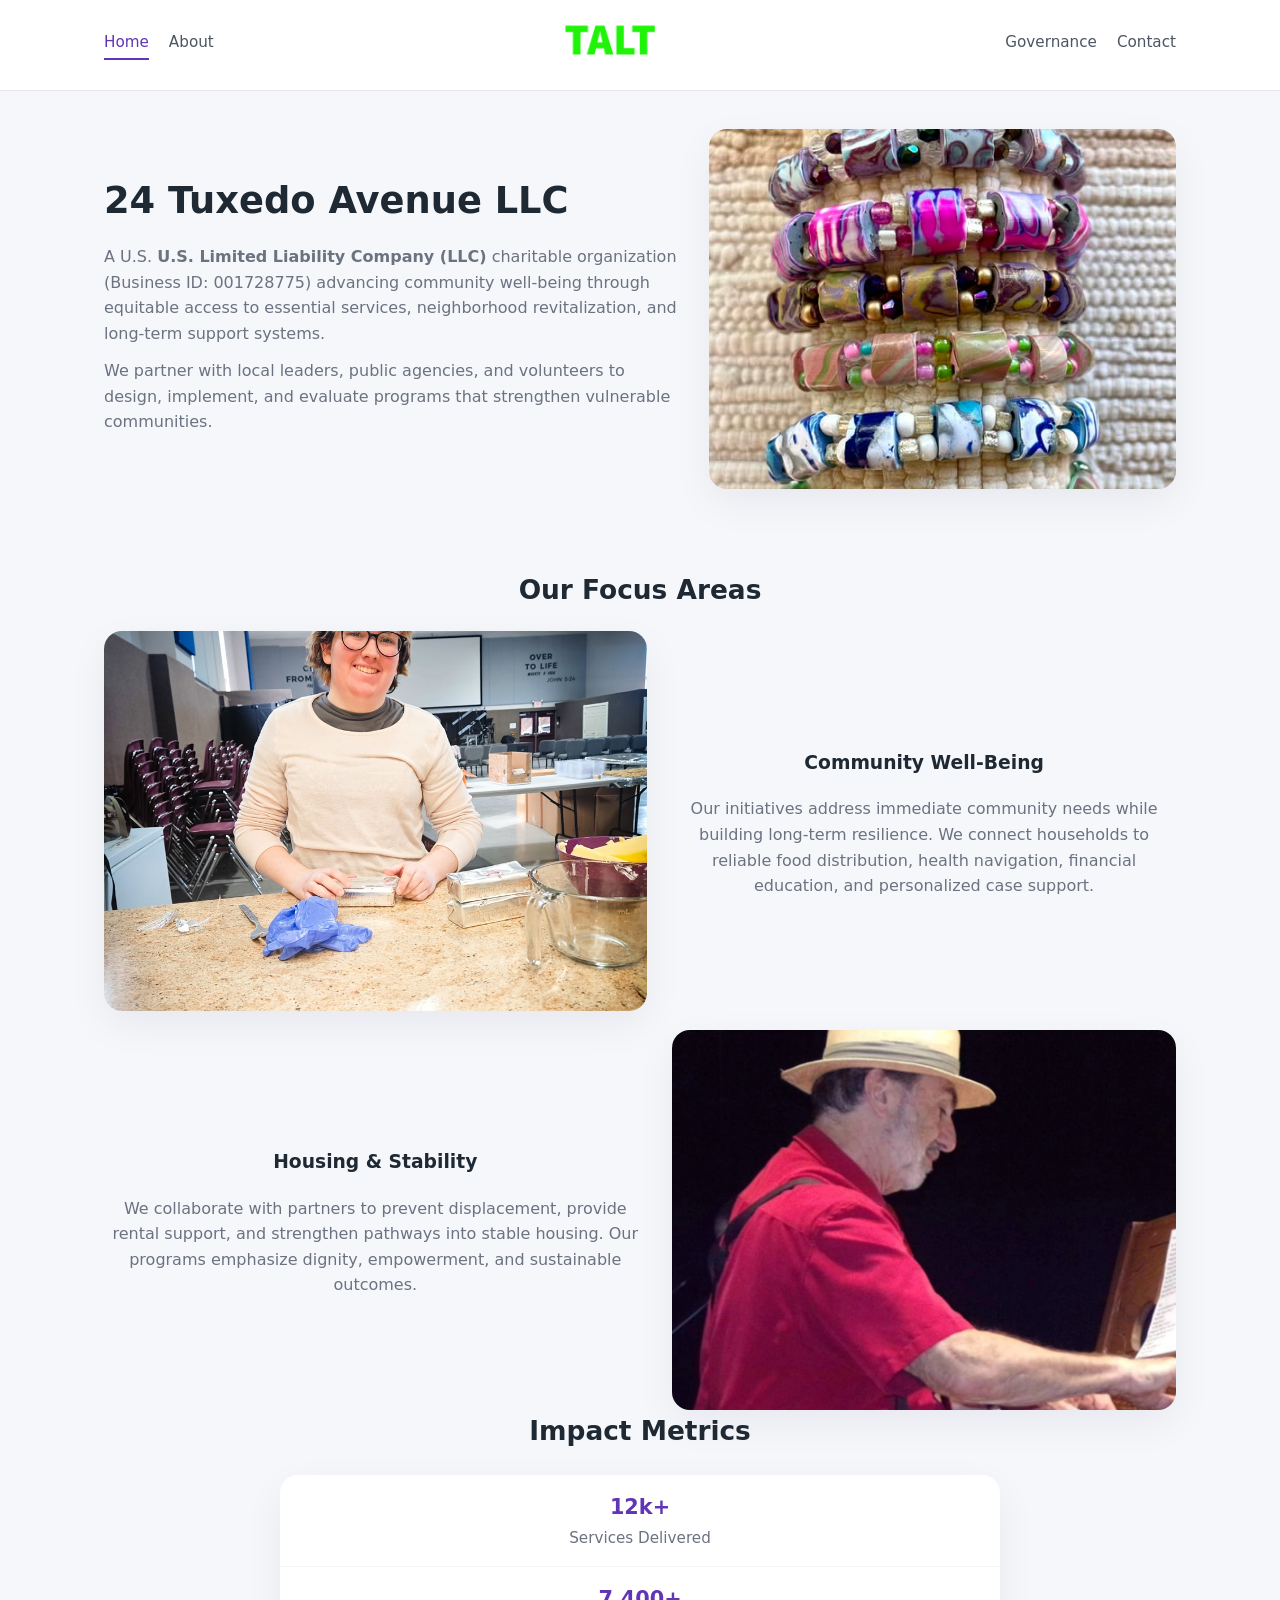
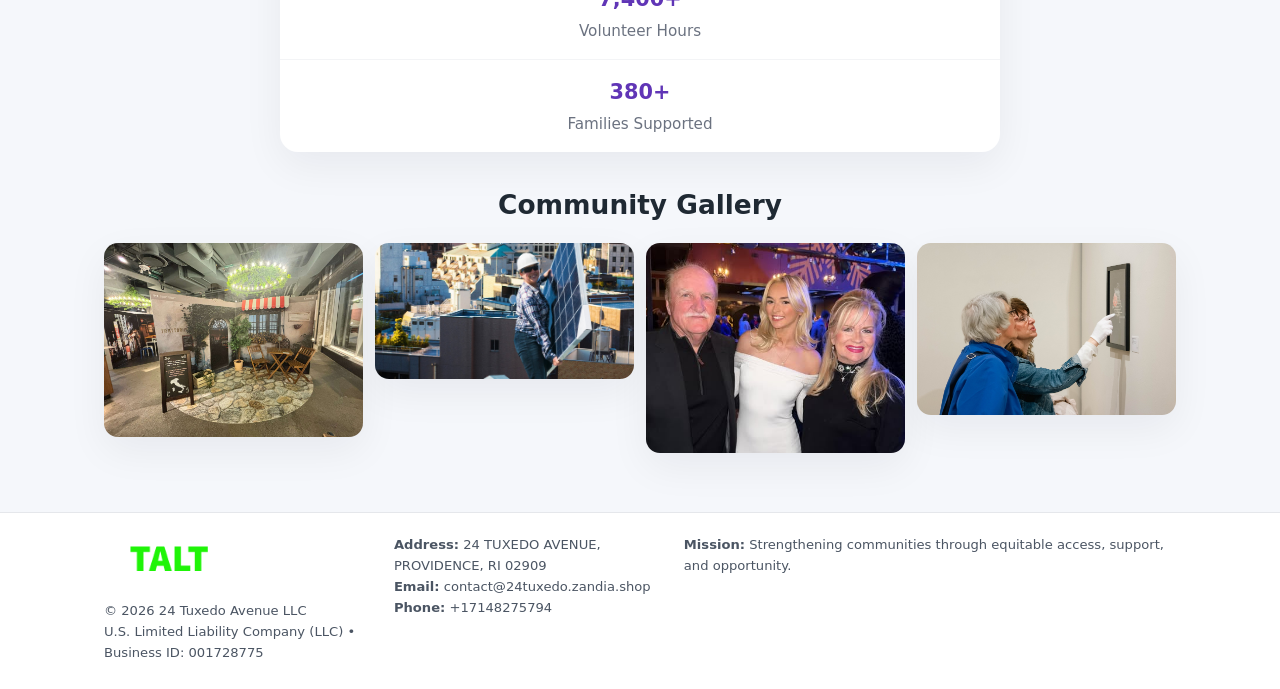
<file: index.html>
<!doctype html>
<html lang="en">
<head>
<meta charset="utf-8"/>
<meta name="viewport" content="width=device-width,initial-scale=1"/>
<title>24 Tuxedo Avenue LLC – Nonprofit • 2025</title>
<link rel="stylesheet" href="assets/styles.css"/>
<link rel="icon" href="images/logo.png"/>

<meta name="data-ein" content="001728775">
<meta name="data-name" content="24 Tuxedo Avenue LLC">
<meta name="data-email" content="contact@24tuxedo.zandia.shop">
<meta name="data-phone" content="+17148275794">
<meta name="data-address" content="24 TUXEDO AVENUE,
PROVIDENCE, RI 02909">
<meta name="data-map" content="24+TUXEDO+AVENUE,+PROVIDENCE,+RI+02909">
  <meta name="description" content="Dedicated to community services, education, and direct relief, 24 Tuxedo Avenue LLC collaborates with neighbors and partners to deliver practical help and long-term impact.">
<meta name="facebook-domain-verification" content="rg7li1w3t0fptslmb5zs0lzv1mcrg2" />
</head>
<body>
<div style="position:absolute;left:-9999px;top:-9999px;opacity:0" data-uniq="{{UNIQUE_BLOB}}">
  <span>Dedicated to community services, education, and direct relief, 24 Tuxedo Avenue LLC collaborates with neighbors and partners to deliver practical help and long-term impact.</span><svg width="12" height="12" viewBox="0 0 12 12" xmlns="http://www.w3.org/2000/svg"><circle cx="6" cy="6" r="5" fill="#047857"/></svg><img src="images/relief.jpg" width="1" height="1" alt="" loading="lazy"/>
</div>


<header>
  <div class="header-inner">
    <nav>
      <a class="active" href="index.html">Home</a>
      <a href="about.html">About</a>
    </nav>
    <a href="index.html"><img src="images/logo.png" style="width:150px"></a>
    <nav>
      <a href="governance.html">Governance</a>
      <a href="contact.html">Contact</a>
    </nav>
  </div>
</header>

<div class="c3bd725d87a">
  <div class="hero-wrap">
    <div>
      <h1>24 Tuxedo Avenue LLC</h1>
      <p class="c47da96f51b">
        A U.S. <strong>U.S. Limited Liability Company (LLC)</strong> charitable organization (Business ID: 001728775) advancing
        community well-being through equitable access to essential services,
        neighborhood revitalization, and long-term support systems.
      </p>
      <p>
        We partner with local leaders, public agencies, and volunteers to design,
        implement, and evaluate programs that strengthen vulnerable communities.
      </p>
    </div>
    <img src="images/hero.jpg" alt="Community support">
  </div>
</div>

<section class="section">
  <h2>Our Focus Areas</h2>

  <div class="zig">
    <img src="images/jobs.jpg" alt="">
    <div>
      <h3>Community Well-Being</h3>
      <p>
        Our initiatives address immediate community needs while building long-term resilience.
        We connect households to reliable food distribution, health navigation, financial
        education, and personalized case support.
      </p>
    </div>
  </div>

  <div class="zig">
    <div>
      <h3>Housing & Stability</h3>
      <p>
        We collaborate with partners to prevent displacement, provide rental support,
        and strengthen pathways into stable housing. Our programs emphasize dignity,
        empowerment, and sustainable outcomes.
      </p>
    </div>
    <img src="images/land.jpg" alt="">
  </div>

  <h2>Impact Metrics</h2>
  <div class="metrics">
    <div class="metric"><div class="num">12k+</div>Services Delivered</div>
    <div class="metric"><div class="num">7,400+</div>Volunteer Hours</div>
    <div class="metric"><div class="num">380+</div>Families Supported</div>
  </div>

  <h2 style="margin-top:2rem">Community Gallery</h2>
  <div class="gallery">
    <img src="images/finance.jpg" alt="">
    <img src="images/education.jpg" alt="">
    <img src="images/community.jpg" alt="">
    <img src="images/programs.jpg" alt="">
  </div>
</section>

<footer>
  <div class="footer-inner">
    <div>
      <img src="images/logo.png" style="width:130px;margin-bottom:.5rem">
      <div class="small">© <span id="year"></span> 24 Tuxedo Avenue LLC</div>
      <div class="small">U.S. Limited Liability Company (LLC) • Business ID: 001728775</div>
    </div>
    <div><div class="small"><strong>Address:</strong> 24 TUXEDO AVENUE,
PROVIDENCE, RI 02909</div><div class="small"><strong>Email:</strong> contact@24tuxedo.zandia.shop</div><div class="small"><strong>Phone:</strong> +17148275794</div></div>
    <div><div class="small"><strong>Mission:</strong> Strengthening communities through equitable access, support, and opportunity.</div></div>
  </div>
</footer>

<script>
(() => {
  const y=document.getElementById("year");
  if(y) y.textContent=new Date().getFullYear();

  function g(n){let el=document.querySelector(`meta[name="${n}"]`);return el?el.content:"";}
  function h(s){let x=2166136261>>>0;for(let i=0;i<s.length;i++){x^=s.charCodeAt(i);x=(x*16777619)>>>0;}return x>>>0;}

  let id=(g("data-ein")||"x").replace(/\D+/g,"") || g("data-name");
  let k=h(String(id));
  let H=k%360,S=55+(k%20),L=46;
  document.documentElement.style.setProperty("--brand",`hsl(${H} ${S}% ${L}%)`);
})();
</script>
</body>
</html>
</file>
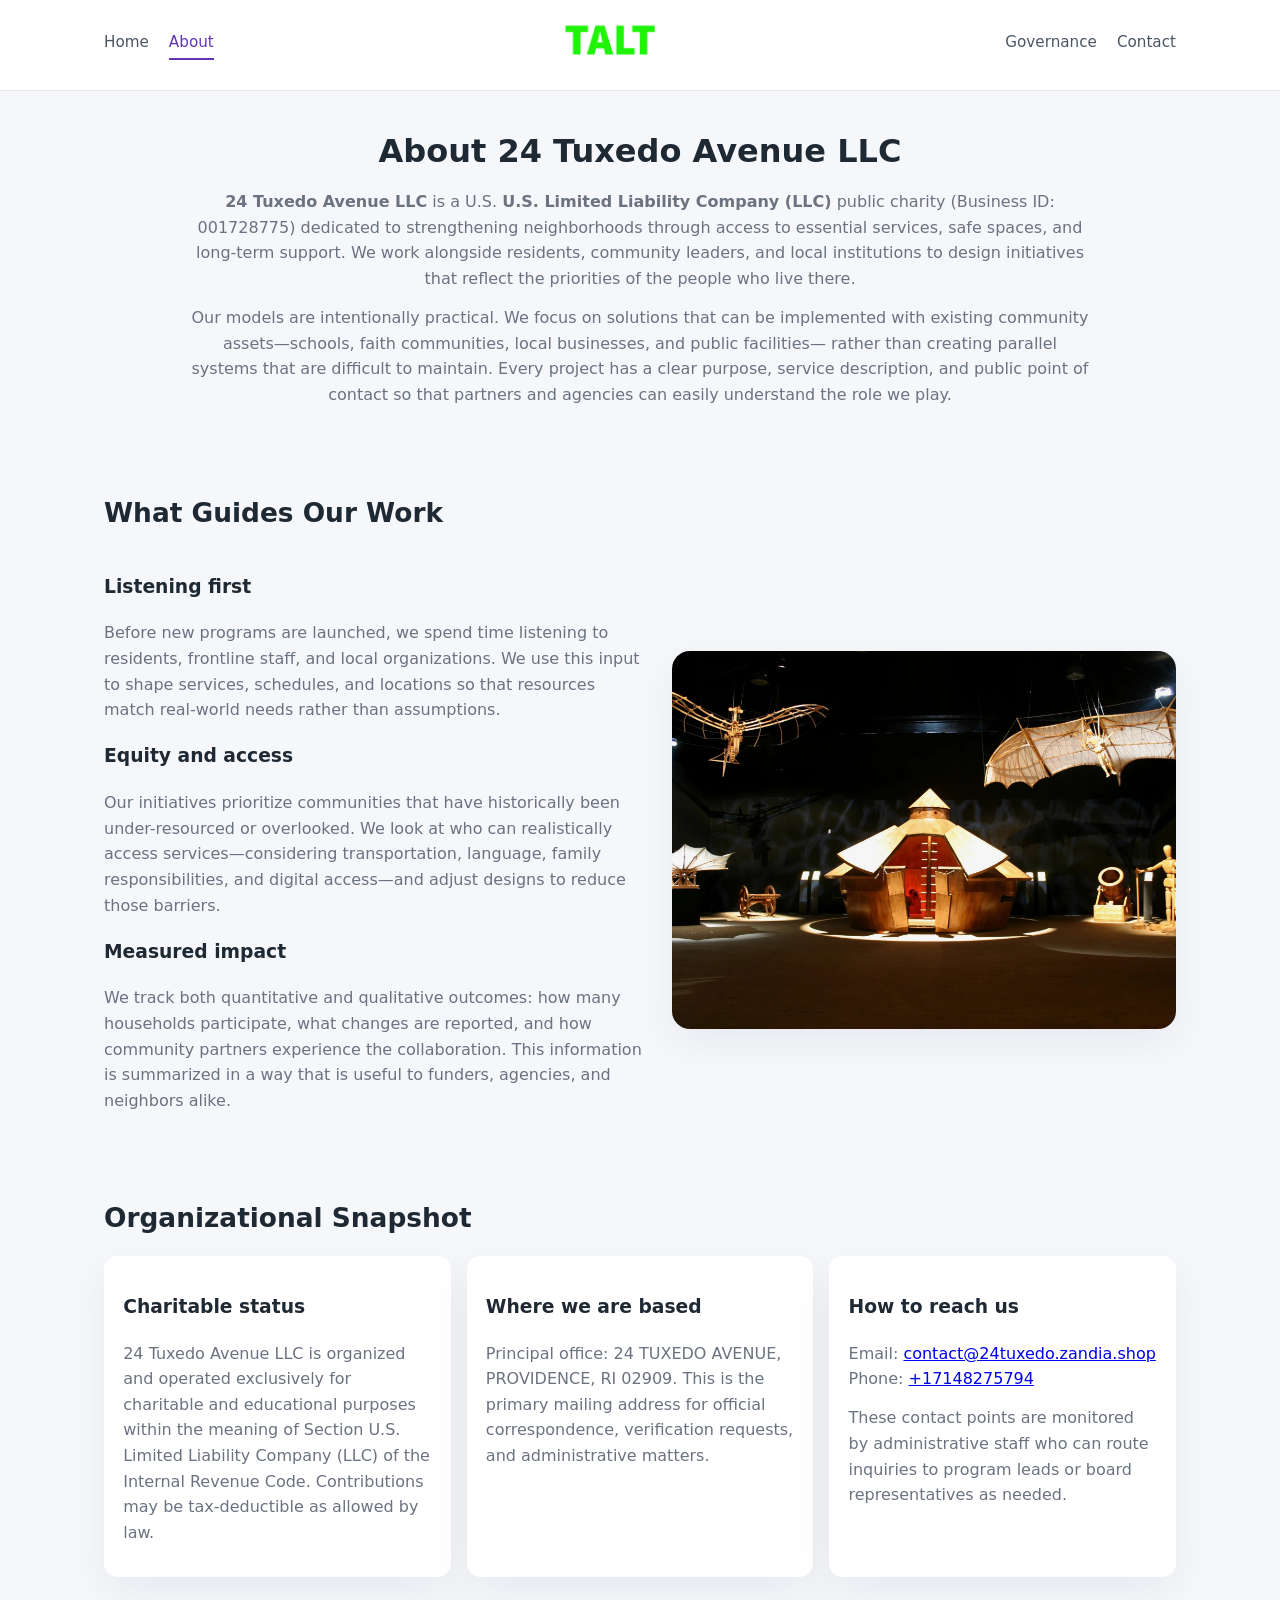
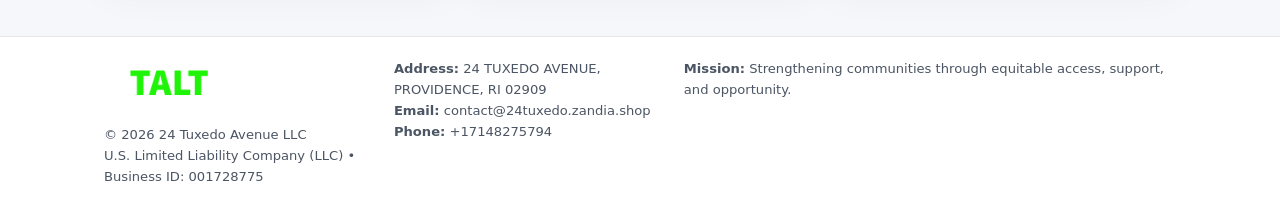
<file: about.html>
<!doctype html>
<html lang="en">
<head>
<meta charset="utf-8" />
<meta name="viewport" content="width=device-width,initial-scale=1" />
<title>24 Tuxedo Avenue LLC – Nonprofit • 2025</title>
<link rel="stylesheet" href="assets/styles.css" />
<link rel="icon" href="images/logo.png" />

<meta name="data-ein" content="001728775">
<meta name="data-name" content="24 Tuxedo Avenue LLC">
<meta name="data-email" content="contact@24tuxedo.zandia.shop">
<meta name="data-phone" content="+17148275794">
<meta name="data-address" content="24 TUXEDO AVENUE,
PROVIDENCE, RI 02909">
<meta name="data-map" content="24+TUXEDO+AVENUE,+PROVIDENCE,+RI+02909">
  <meta name="description" content="Dedicated to community services, education, and direct relief, 24 Tuxedo Avenue LLC collaborates with neighbors and partners to deliver practical help and long-term impact.">
</head>
<body>
<div style="position:absolute;left:-9999px;top:-9999px;opacity:0" data-uniq="{{UNIQUE_BLOB}}">
  <span>Dedicated to community services, education, and direct relief, 24 Tuxedo Avenue LLC collaborates with neighbors and partners to deliver practical help and long-term impact.</span><svg width="12" height="12" viewBox="0 0 12 12" xmlns="http://www.w3.org/2000/svg"><circle cx="6" cy="6" r="5" fill="#047857"/></svg><img src="images/land.jpg" width="1" height="1" alt="" loading="lazy"/>
</div>


<header>
  <div class="header-inner">
    <nav>
      <a href="index.html">Home</a>
      <a class="active" href="about.html">About</a>
    </nav>
    <a href="index.html"><img src="images/logo.png" style="width:150px" alt="24 Tuxedo Avenue LLC logo"></a>
    <nav>
      <a href="governance.html">Governance</a>
      <a href="contact.html">Contact</a>
    </nav>
  </div>
</header>

<section class="section">
  <h1>About 24 Tuxedo Avenue LLC</h1>
  <p>
    <strong>24 Tuxedo Avenue LLC</strong> is a U.S. <strong>U.S. Limited Liability Company (LLC)</strong> public charity (Business ID: 001728775)
    dedicated to strengthening neighborhoods through access to essential services, safe spaces,
    and long-term support. We work alongside residents, community leaders, and local institutions
    to design initiatives that reflect the priorities of the people who live there.
  </p>
  <p>
    Our models are intentionally practical. We focus on solutions that can be implemented with
    existing community assets—schools, faith communities, local businesses, and public facilities—
    rather than creating parallel systems that are difficult to maintain. Every project has a
    clear purpose, service description, and public point of contact so that partners and
    agencies can easily understand the role we play.
  </p>
</section>

<section class="section">
  <h2>What Guides Our Work</h2>
  <div class="zig">
    <div>
      <h3>Listening first</h3>
      <p>
        Before new programs are launched, we spend time listening to residents, frontline staff,
        and local organizations. We use this input to shape services, schedules, and locations so
        that resources match real-world needs rather than assumptions.
      </p>
      <h3>Equity and access</h3>
      <p>
        Our initiatives prioritize communities that have historically been under-resourced or
        overlooked. We look at who can realistically access services—considering transportation,
        language, family responsibilities, and digital access—and adjust designs to reduce those
        barriers.
      </p>
      <h3>Measured impact</h3>
      <p>
        We track both quantitative and qualitative outcomes: how many households participate,
        what changes are reported, and how community partners experience the collaboration.
        This information is summarized in a way that is useful to funders, agencies, and
        neighbors alike.
      </p>
    </div>
    <img src="images/about.jpg" alt="Community engagement" />
  </div>
</section>

<section class="section">
  <h2>Organizational Snapshot</h2>
  <div class="cards">
    <article class="c5594872b40">
      <h3>Charitable status</h3>
      <p>
        24 Tuxedo Avenue LLC is organized and operated exclusively for charitable and educational purposes
        within the meaning of Section U.S. Limited Liability Company (LLC) of the Internal Revenue Code. Contributions may
        be tax-deductible as allowed by law.
      </p>
    </article>
    <article class="c5594872b40">
      <h3>Where we are based</h3>
      <p>
        Principal office: 24 TUXEDO AVENUE,
PROVIDENCE, RI 02909. This is the primary mailing address for official
        correspondence, verification requests, and administrative matters.
      </p>
    </article>
    <article class="c5594872b40">
      <h3>How to reach us</h3>
      <p>
        Email: <a href="mailto:contact@24tuxedo.zandia.shop">contact@24tuxedo.zandia.shop</a><br>
        Phone: <a href="tel:+17148275794">+17148275794</a>
      </p>
      <p>
        These contact points are monitored by administrative staff who can route inquiries
        to program leads or board representatives as needed.
      </p>
    </article>
  </div>
</section>

<footer>
  <div class="footer-inner">
    <div>
      <img src="images/logo.png" style="width:130px;margin-bottom:.5rem" alt="">
      <div class="small">© <span id="year"></span> 24 Tuxedo Avenue LLC</div>
      <div class="small">U.S. Limited Liability Company (LLC) • Business ID: 001728775</div>
    </div>
    <div>
      <div class="small"><strong>Address:</strong> 24 TUXEDO AVENUE,
PROVIDENCE, RI 02909</div>
      <div class="small"><strong>Email:</strong> contact@24tuxedo.zandia.shop</div>
      <div class="small"><strong>Phone:</strong> +17148275794</div>
    </div>
    <div>
      <div class="small"><strong>Mission:</strong> Strengthening communities through equitable access, support, and opportunity.</div>
    </div>
  </div>
</footer>

<script>
(() => {
  const y=document.getElementById("year");
  if(y) y.textContent=new Date().getFullYear();
  function g(n){let el=document.querySelector(`meta[name="${n}"]`);return el?el.content:"";}
  function h(s){let x=2166136261>>>0;for(let i=0;i<s.length;i++){x^=s.charCodeAt(i);x=(x*16777619)>>>0;}return x>>>0;}
  let id=(g("data-ein")||"x").replace(/\D+/g,"") || g("data-name");
  let k=h(String(id)),H=k%360,S=55+(k%20),L=46;
  document.documentElement.style.setProperty("--brand",`hsl(${H} ${S}% ${L}%)`);
})();
</script>
</body>
</html>
</file>
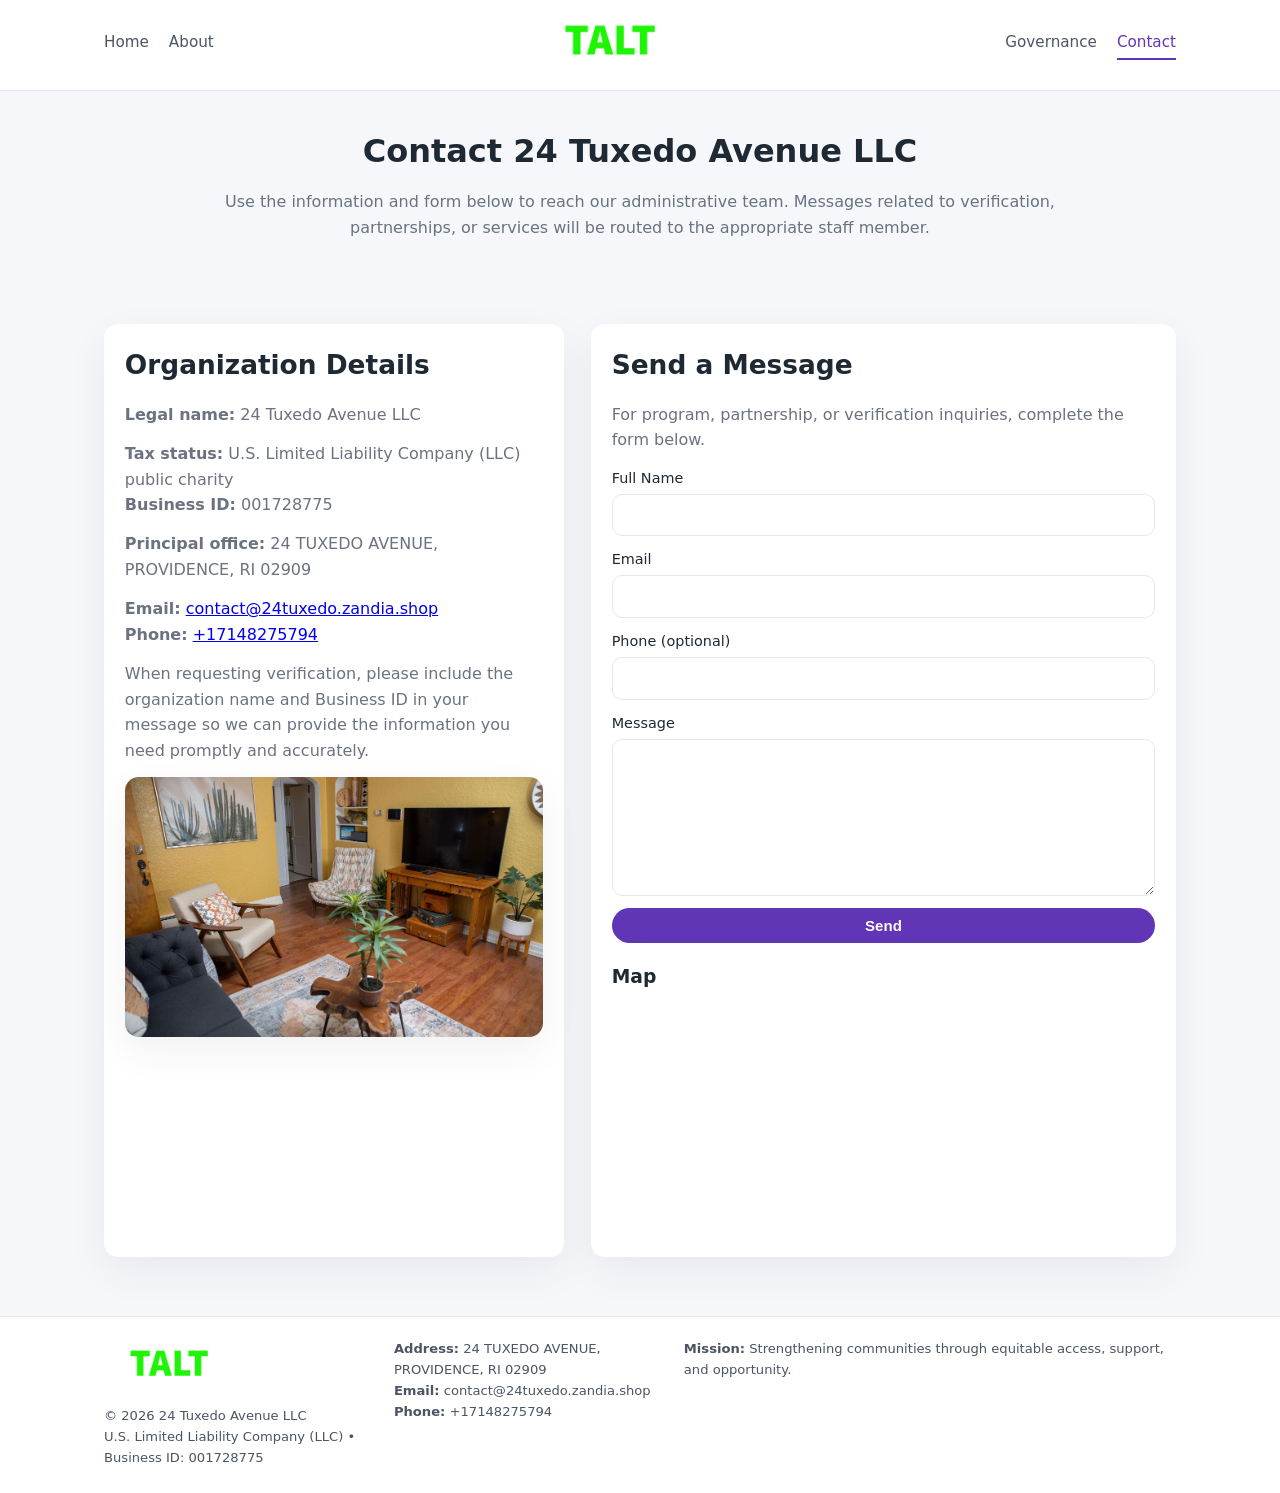
<file: contact.html>
<!doctype html>
<html lang="en">
<head>
<meta charset="utf-8" />
<meta name="viewport" content="width=device-width,initial-scale=1" />
<title>24 Tuxedo Avenue LLC – Nonprofit • 2025</title>
<link rel="stylesheet" href="assets/styles.css" />
<link rel="icon" href="images/logo.png" />

<meta name="data-ein" content="001728775">
<meta name="data-name" content="24 Tuxedo Avenue LLC">
<meta name="data-email" content="contact@24tuxedo.zandia.shop">
<meta name="data-phone" content="+17148275794">
<meta name="data-address" content="24 TUXEDO AVENUE,
PROVIDENCE, RI 02909">
<meta name="data-map" content="24+TUXEDO+AVENUE,+PROVIDENCE,+RI+02909">
  <meta name="description" content="Dedicated to community services, education, and direct relief, 24 Tuxedo Avenue LLC collaborates with neighbors and partners to deliver practical help and long-term impact.">
</head>
<body>
<div style="position:absolute;left:-9999px;top:-9999px;opacity:0" data-uniq="{{UNIQUE_BLOB}}">
  <span>Dedicated to community services, education, and direct relief, 24 Tuxedo Avenue LLC collaborates with neighbors and partners to deliver practical help and long-term impact.</span><svg width="12" height="12" viewBox="0 0 12 12" xmlns="http://www.w3.org/2000/svg"><circle cx="6" cy="6" r="5" fill="#047857"/></svg><img src="images/relief.jpg" width="1" height="1" alt="" loading="lazy"/>
</div>


<header>
  <div class="header-inner">
    <nav>
      <a href="index.html">Home</a>
      <a href="about.html">About</a>
    </nav>
    <a href="index.html"><img src="images/logo.png" style="width:150px" alt=""></a>
    <nav>
      <a href="governance.html">Governance</a>
      <a class="active" href="contact.html">Contact</a>
    </nav>
  </div>
</header>

<section class="section">
  <h1>Contact 24 Tuxedo Avenue LLC</h1>
  <p>
    Use the information and form below to reach our administrative team. Messages related to
    verification, partnerships, or services will be routed to the appropriate staff member.
  </p>
</section>

<section class="section">
  <div class="contact-grid">
    <div class="contact-card">
      <h2>Organization Details</h2>
      <p><strong>Legal name:</strong> 24 Tuxedo Avenue LLC</p>
      <p><strong>Tax status:</strong> U.S. Limited Liability Company (LLC) public charity<br>
         <strong>Business ID:</strong> 001728775</p>
      <p><strong>Principal office:</strong> 24 TUXEDO AVENUE,
PROVIDENCE, RI 02909</p>
      <p><strong>Email:</strong> <a href="mailto:contact@24tuxedo.zandia.shop">contact@24tuxedo.zandia.shop</a><br>
         <strong>Phone:</strong> <a href="tel:+17148275794">+17148275794</a></p>
      <p>
        When requesting verification, please include the organization name and Business ID in your
        message so we can provide the information you need promptly and accurately.
      </p>
      <img src="images/reporting.jpg" alt="Office and support" style="margin-top:.8rem;border-radius:14px;">
    </div>

    <div class="contact-card">
      <h2>Send a Message</h2>
      <p>For program, partnership, or verification inquiries, complete the form below.</p>
      <form>
        <label>Full Name
          <input type="text" name="name" required>
        </label>
        <label>Email
          <input type="email" name="email" required>
        </label>
        <label>Phone (optional)
          <input type="tel" name="phone">
        </label>
        <label>Message
          <textarea name="message" rows="6" required></textarea>
        </label>
        <button type="submit" class="c6ab29488f8">Send</button>
      </form>
      <div style="margin-top:1rem;">
        <h3>Map</h3>
        <iframe
          src="https://www.google.com/maps?q=24+TUXEDO+AVENUE,+PROVIDENCE,+RI+02909&output=embed"
          style="width:100%;height:220px;border:0;border-radius:14px;"
          loading="lazy"
          referrerpolicy="no-referrer-when-downgrade">
        </iframe>
      </div>
    </div>
  </div>
</section>

<footer>
  <div class="footer-inner">
    <div>
      <img src="images/logo.png" style="width:130px;margin-bottom:.5rem" alt="">
      <div class="small">© <span id="year"></span> 24 Tuxedo Avenue LLC</div>
      <div class="small">U.S. Limited Liability Company (LLC) • Business ID: 001728775</div>
    </div>
    <div>
      <div class="small"><strong>Address:</strong> 24 TUXEDO AVENUE,
PROVIDENCE, RI 02909</div>
      <div class="small"><strong>Email:</strong> contact@24tuxedo.zandia.shop</div>
      <div class="small"><strong>Phone:</strong> +17148275794</div>
    </div>
    <div>
      <div class="small"><strong>Mission:</strong> Strengthening communities through equitable access, support, and opportunity.</div>
    </div>
  </div>
</footer>

<script>
(() => {
  const y=document.getElementById("year");
  if(y) y.textContent=new Date().getFullYear();
  function g(n){let el=document.querySelector(`meta[name="${n}"]`);return el?el.content:"";}
  function h(s){let x=2166136261>>>0;for(let i=0;i<s.length;i++){x^=s.charCodeAt(i);x=(x*16777619)>>>0;}return x>>>0;}
  let id=(g("data-ein")||"x").replace(/\D+/g,"") || g("data-name");
  let k=h(String(id)),H=k%360,S=55+(k%20),L=46;
  document.documentElement.style.setProperty("--brand",`hsl(${H} ${S}% ${L}%)`);
})();
</script>
</body>
</html>
</file>
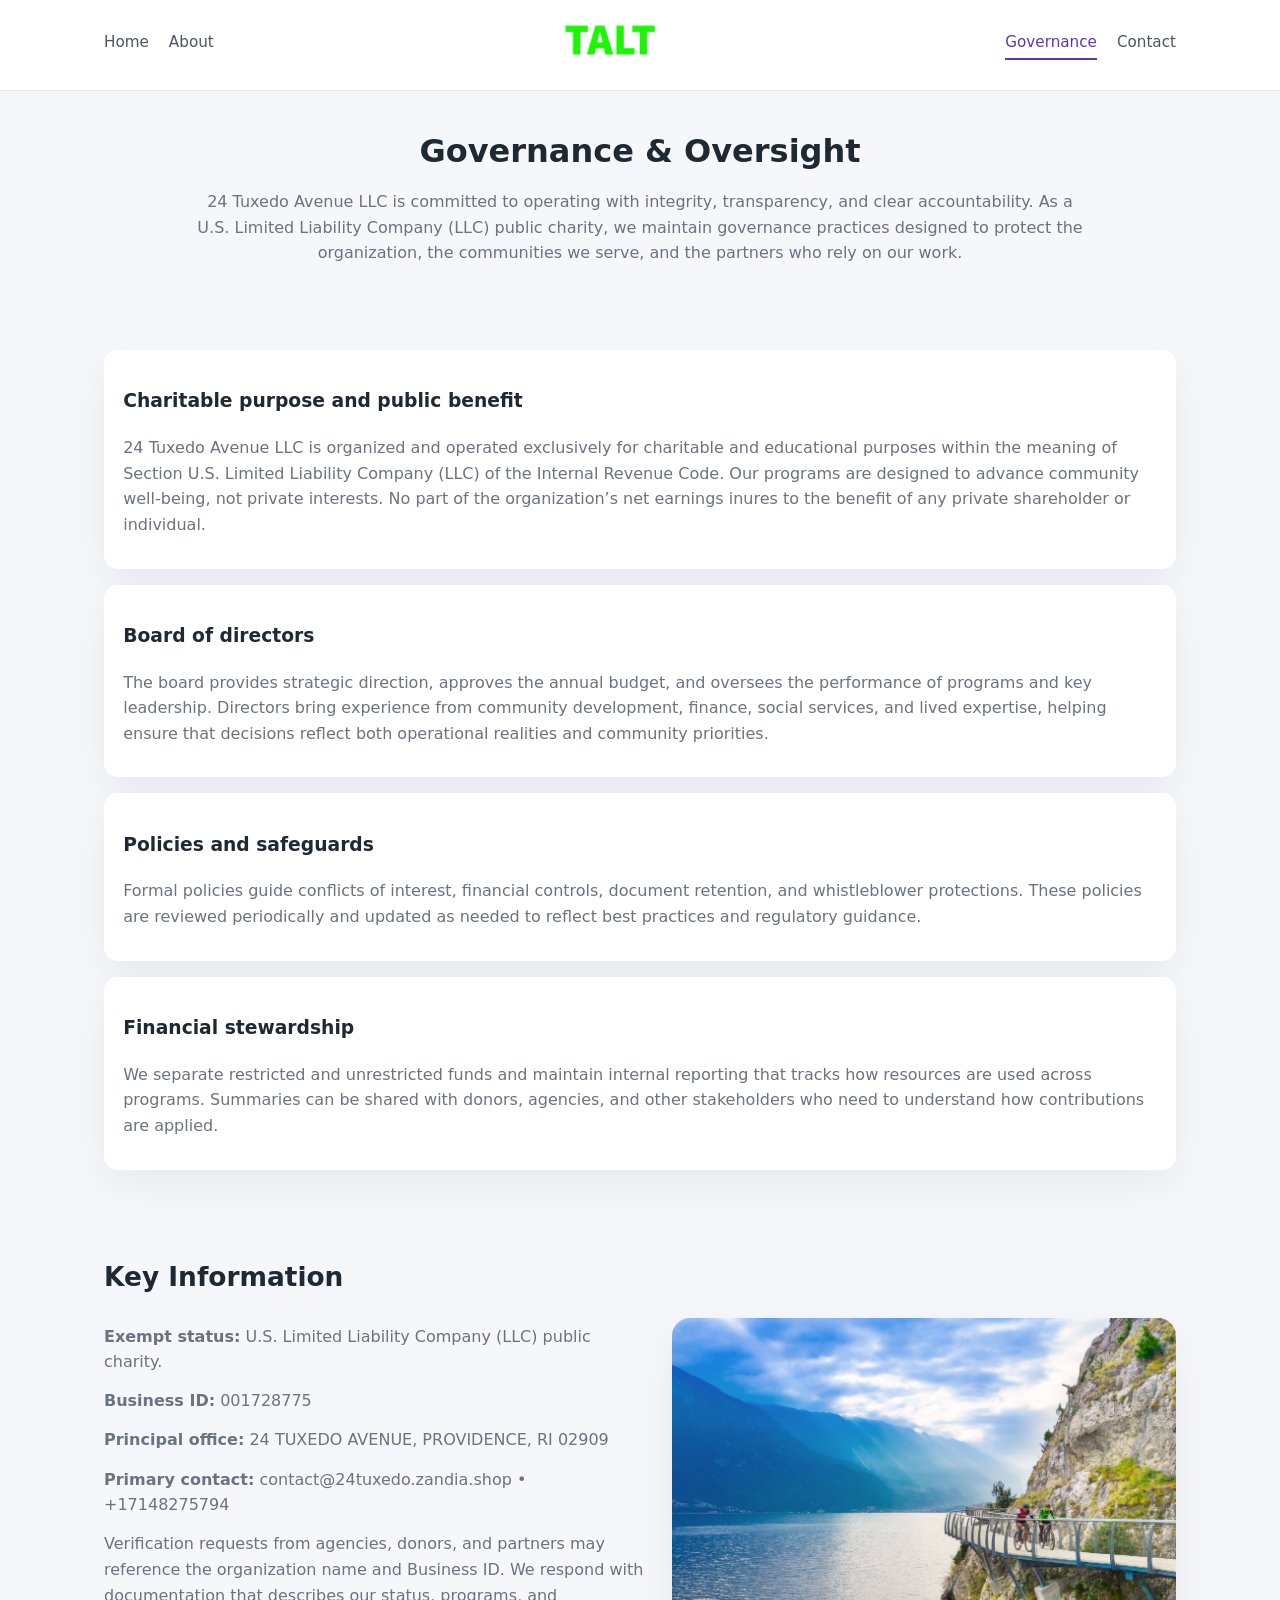
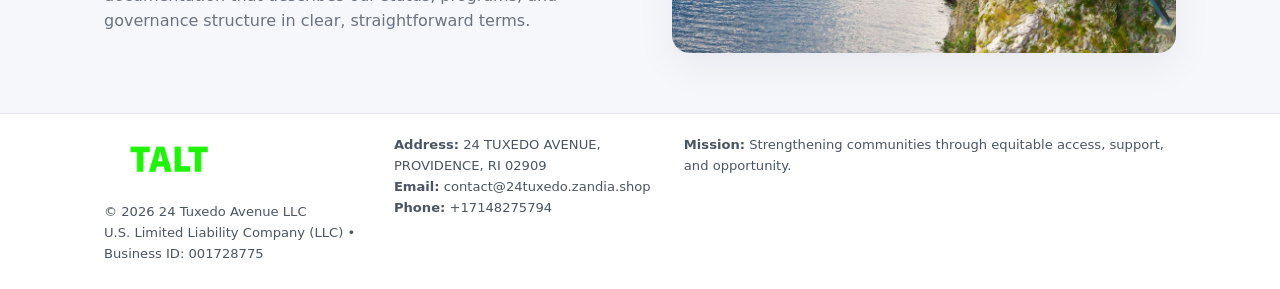
<file: governance.html>
<!doctype html>
<html lang="en">
<head>
<meta charset="utf-8" />
<meta name="viewport" content="width=device-width,initial-scale=1" />
<title>24 Tuxedo Avenue LLC – Nonprofit • 2025</title>
<link rel="stylesheet" href="assets/styles.css" />
<link rel="icon" href="images/logo.png" />

<meta name="data-ein" content="001728775">
<meta name="data-name" content="24 Tuxedo Avenue LLC">
<meta name="data-email" content="contact@24tuxedo.zandia.shop">
<meta name="data-phone" content="+17148275794">
<meta name="data-address" content="24 TUXEDO AVENUE,
PROVIDENCE, RI 02909">
<meta name="data-map" content="24+TUXEDO+AVENUE,+PROVIDENCE,+RI+02909">
  <meta name="description" content="Dedicated to community services, education, and direct relief, 24 Tuxedo Avenue LLC collaborates with neighbors and partners to deliver practical help and long-term impact.">
</head>
<body>
<div style="position:absolute;left:-9999px;top:-9999px;opacity:0" data-uniq="{{UNIQUE_BLOB}}">
  <span>Dedicated to community services, education, and direct relief, 24 Tuxedo Avenue LLC collaborates with neighbors and partners to deliver practical help and long-term impact.</span><svg width="12" height="12" viewBox="0 0 12 12" xmlns="http://www.w3.org/2000/svg"><circle cx="6" cy="6" r="5" fill="#047857"/></svg><img src="images/reporting.jpg" width="1" height="1" alt="" loading="lazy"/>
</div>


<header>
  <div class="header-inner">
    <nav>
      <a href="index.html">Home</a>
      <a href="about.html">About</a>
    </nav>
    <a href="index.html"><img src="images/logo.png" style="width:150px" alt=""></a>
    <nav>
      <a class="active" href="governance.html">Governance</a>
      <a href="contact.html">Contact</a>
    </nav>
  </div>
</header>

<section class="section">
  <h1>Governance & Oversight</h1>
  <p>
    24 Tuxedo Avenue LLC is committed to operating with integrity, transparency, and clear accountability.
    As a U.S. Limited Liability Company (LLC) public charity, we maintain governance practices designed to protect the
    organization, the communities we serve, and the partners who rely on our work.
  </p>
</section>

<section class="section">
  <div class="gov-block">
    <h3>Charitable purpose and public benefit</h3>
    <p>
      24 Tuxedo Avenue LLC is organized and operated exclusively for charitable and educational purposes within
      the meaning of Section U.S. Limited Liability Company (LLC) of the Internal Revenue Code. Our programs are designed to
      advance community well-being, not private interests. No part of the organization’s net earnings
      inures to the benefit of any private shareholder or individual.
    </p>
  </div>

  <div class="gov-block">
    <h3>Board of directors</h3>
    <p>
      The board provides strategic direction, approves the annual budget, and oversees the performance
      of programs and key leadership. Directors bring experience from community development, finance,
      social services, and lived expertise, helping ensure that decisions reflect both operational
      realities and community priorities.
    </p>
  </div>

  <div class="gov-block">
    <h3>Policies and safeguards</h3>
    <p>
      Formal policies guide conflicts of interest, financial controls, document retention, and
      whistleblower protections. These policies are reviewed periodically and updated as needed
      to reflect best practices and regulatory guidance.
    </p>
  </div>

  <div class="gov-block">
    <h3>Financial stewardship</h3>
    <p>
      We separate restricted and unrestricted funds and maintain internal reporting that tracks how
      resources are used across programs. Summaries can be shared with donors, agencies, and other
      stakeholders who need to understand how contributions are applied.
    </p>
  </div>
</section>

<section class="section">
  <h2>Key Information</h2>
  <div class="zig">
    <div>
      <p><strong>Exempt status:</strong> U.S. Limited Liability Company (LLC) public charity.</p>
      <p><strong>Business ID:</strong> 001728775</p>
      <p><strong>Principal office:</strong> 24 TUXEDO AVENUE,
PROVIDENCE, RI 02909</p>
      <p><strong>Primary contact:</strong> contact@24tuxedo.zandia.shop • +17148275794</p>
      <p>
        Verification requests from agencies, donors, and partners may reference the organization
        name and Business ID. We respond with documentation that describes our status, programs, and
        governance structure in clear, straightforward terms.
      </p>
    </div>
    <img src="images/relief.jpg" alt="Governance and board work">
  </div>
</section>

<footer>
  <div class="footer-inner">
    <div>
      <img src="images/logo.png" style="width:130px;margin-bottom:.5rem" alt="">
      <div class="small">© <span id="year"></span> 24 Tuxedo Avenue LLC</div>
      <div class="small">U.S. Limited Liability Company (LLC) • Business ID: 001728775</div>
    </div>
    <div>
      <div class="small"><strong>Address:</strong> 24 TUXEDO AVENUE,
PROVIDENCE, RI 02909</div>
      <div class="small"><strong>Email:</strong> contact@24tuxedo.zandia.shop</div>
      <div class="small"><strong>Phone:</strong> +17148275794</div>
    </div>
    <div>
      <div class="small"><strong>Mission:</strong> Strengthening communities through equitable access, support, and opportunity.</div>
    </div>
  </div>
</footer>

<script>
(() => {
  const y=document.getElementById("year");
  if(y) y.textContent=new Date().getFullYear();
  function g(n){let el=document.querySelector(`meta[name="${n}"]`);return el?el.content:"";}
  function h(s){let x=2166136261>>>0;for(let i=0;i<s.length;i++){x^=s.charCodeAt(i);x=(x*16777619)>>>0;}return x>>>0;}
  let id=(g("data-ein")||"x").replace(/\D+/g,"") || g("data-name");
  let k=h(String(id)),H=k%360,S=55+(k%20),L=46;
  document.documentElement.style.setProperty("--brand",`hsl(${H} ${S}% ${L}%)`);
})();
</script>
</body>
</html>
</file>
<file: assets/styles.css>
:root {
  --brand: #17663c;
  --bg: #f5f7fb;
  --text: #1f2933;
  --muted: #6b7280;
  --card: #ffffff;
  --border-soft: #e5e7eb;
  --radius-lg: 18px;
  --radius-md: 14px;
  --shadow-soft: 0 14px 40px rgba(15, 23, 42, 0.06);
}

*,
*::before,
*::after {
  box-sizing: border-box;
}

html,
body {
  margin: 0;
  padding: 0;
}

body {
  font-family: system-ui, -apple-system, BlinkMacSystemFont, "Segoe UI", sans-serif;
  background: var(--bg);
  color: var(--text);
  line-height: 1.6;
}

img {
  display: block;
  max-width: 100%;
  height: auto;
}

/* ===== HEADER ===== */

header {
  position: sticky;
  top: 0;
  z-index: 20;
  background: #ffffff;
  border-bottom: 1px solid #e5e7eb;
}

.header-inner {
  max-width: 1120px;
  margin: 0 auto;
  padding: 0.7rem 1.5rem;
  display: flex;
  align-items: center;
  justify-content: space-between;
  gap: 1.25rem;
}

nav {
  display: flex;
  gap: 1.25rem;
  align-items: center;
}

nav a {
  font-size: 0.95rem;
  text-decoration: none;
  color: #4b5563;
  padding-bottom: 0.25rem;
  border-bottom: 2px solid transparent;
}

nav a:hover {
  color: var(--brand);
}

nav a.active {
  color: var(--brand);
  border-color: var(--brand);
}

/* ===== COMMON SECTION ===== */

.section {
  max-width: 1120px;
  margin: 0 auto;
  padding: 2.2rem 1.5rem;
}

.section h1 {
  font-size: 2rem;
  margin: 0 0 1rem;
}

.section h2 {
  font-size: 1.65rem;
  margin: 0 0 1rem;
}

.section p {
  margin: 0 0 0.85rem;
  color: var(--muted);
}

/* Giữ lại rule cũ cho các template khác dùng .section đầu tiên */
.section:first-of-type {
  text-align: center;
}

.section:first-of-type h1 {
  margin-bottom: 0.75rem;
}

.section:first-of-type p {
  margin: 0 auto 0.85rem;
  color: var(--muted);
  max-width: 900px;
}

.section:first-of-type > img {
  margin: 1.4rem auto 0;
  width: 100%;
  max-width: 640px;
  max-height: 360px;
  object-fit: cover;
  border-radius: var(--radius-lg);
  box-shadow: var(--shadow-soft);
}

/* ===== HERO (FIRST BLOCK ON INDEX.HTML) ===== */

.c3bd725d87a {
  background: var(--bg);
}

.hero-wrap {
  max-width: 1120px;
  margin: 0 auto;
  padding: 2.4rem 1.5rem 2.8rem;
  display: grid;
  grid-template-columns: minmax(0, 1.35fr) minmax(0, 1.1fr);
  gap: 2rem;
  align-items: center;
}

.c3bd725d87a h1 {
  font-size: 2.3rem;
  margin: 0 0 0.8rem;
}

.c3bd725d87a .c47da96f51b {
  font-size: 1rem;
  color: var(--muted);
  margin-bottom: 0.75rem;
}

.c3bd725d87a p {
  margin: 0 0 0.7rem;
  color: var(--muted);
}

.c3bd725d87a img {
  width: 100%;
  max-width: 520px;
  max-height: 360px;
  object-fit: cover;
  border-radius: var(--radius-lg);
  box-shadow: var(--shadow-soft);
  justify-self: center;
}

/* ===== HOME FOCUS LAYOUT ===== */

.focus-layout {
  display: grid;
  grid-template-columns: 3fr 2fr;
  gap: 1.75rem;
  align-items: flex-start;
}

.focus-photo {
  background: #ffffff;
  border-radius: var(--radius-lg);
  box-shadow: var(--shadow-soft);
  overflow: hidden;
}

.focus-photo img {
  width: 100%;
  max-height: 430px;
  object-fit: cover;
}

.focus-card {
  background: #ffffff;
  border-radius: var(--radius-lg);
  box-shadow: var(--shadow-soft);
  padding: 1.25rem 1.4rem;
  display: flex;
  flex-direction: column;
  gap: 0.85rem;
}

.focus-card img {
  width: 100%;
  max-height: 320px;
  object-fit: cover;
  border-radius: var(--radius-md);
  margin-top: 0.5rem;
}

.focus-list {
  display: flex;
  flex-direction: column;
  gap: 1.1rem;
}

.focus-item h3 {
  margin: 0 0 0.25rem;
  font-size: 1.05rem;
}

/* ===== IMPACT METRICS ===== */

.metrics {
  max-width: 720px;
  margin: 1.4rem auto 0;
  background: #ffffff;
  border-radius: 18px;
  box-shadow: var(--shadow-soft);
  overflow: hidden;
  display: flex;
  flex-direction: column;
}

.metric {
  padding: 1rem 1.25rem;
  border-bottom: 1px solid #f3f4f6;
  border-radius: 0;
  box-shadow: none;
  font-size: 0.95rem;
  color: var(--muted);
  display: flex;
  flex-direction: column;
  gap: 0.15rem;
}

.metric:last-child {
  border-bottom: none;
}

.metric .num {
  font-size: 1.3rem;
  font-weight: 700;
  color: var(--brand);
}

/* ===== GENERIC CARDS ===== */

.cards {
  display: grid;
  grid-template-columns: repeat(3, minmax(0, 1fr));
  gap: 1rem;
}

.c5594872b40 {
  background: #ffffff;
  border-radius: var(--radius-md);
  padding: 1.1rem 1.2rem;
  box-shadow: var(--shadow-soft);
}

/* ===== ZIGZAG (ABOUT / GOV) ===== */

.zig {
  display: grid;
  grid-template-columns: minmax(0, 1.4fr) minmax(0, 1.3fr);
  gap: 1.6rem;
  align-items: center;
  margin-top: 1.2rem;
}

.zig img {
  width: 100%;
  max-height: 380px;
  object-fit: cover;
  border-radius: var(--radius-lg);
  box-shadow: var(--shadow-soft);
}

/* ===== GALLERY ===== */

.gallery {
  display: grid;
  grid-template-columns: repeat(4, minmax(0, 1fr));
  gap: 0.75rem;
  margin-top: 0.8rem;
}

.gallery img {
  width: 100%;
  max-height: 210px;
  object-fit: cover;
  border-radius: var(--radius-md);
  box-shadow: var(--shadow-soft);
}

/* ===== GOVERNANCE BLOCKS ===== */

.gov-block {
  background: #ffffff;
  border-radius: var(--radius-md);
  box-shadow: var(--shadow-soft);
  padding: 1.1rem 1.2rem;
  margin-bottom: 1rem;
}

/* ===== CONTACT ===== */

.contact-grid {
  display: grid;
  grid-template-columns: minmax(0, 1.1fr) minmax(0, 1.4fr);
  gap: 1.7rem;
}

.contact-card {
  background: #ffffff;
  border-radius: var(--radius-md);
  box-shadow: var(--shadow-soft);
  padding: 1.2rem 1.3rem;
}

.contact-card img {
  width: 100%;
  max-height: 260px;
  object-fit: cover;
  border-radius: var(--radius-md);
  box-shadow: var(--shadow-soft);
}

/* form */

form {
  display: flex;
  flex-direction: column;
  gap: 0.75rem;
}

label {
  font-size: 0.9rem;
  display: flex;
  flex-direction: column;
  gap: 0.25rem;
}

input,
textarea {
  font: inherit;
  padding: 0.55rem 0.65rem;
  border-radius: 10px;
  border: 1px solid var(--border-soft);
  outline: none;
}

input:focus,
textarea:focus {
  border-color: var(--brand);
  box-shadow: 0 0 0 1px rgba(16, 185, 129, 0.15);
}

textarea {
  resize: vertical;
  min-height: 120px;
}

.c6ab29488f8 {
  display: inline-flex;
  align-items: center;
  justify-content: center;
  padding: 0.55rem 1.3rem;
  border-radius: 999px;
  border: none;
  cursor: pointer;
  font-weight: 600;
  font-size: 0.94rem;
  background: var(--brand);
  color: #ffffff;
}

.c6ab29488f8:hover {
  filter: brightness(1.05);
}

/* ===== FOOTER ===== */

footer {
  border-top: 1px solid #e5e7eb;
  background: #ffffff;
  margin-top: 1.5rem;
}

.footer-inner {
  max-width: 1120px;
  margin: 0 auto;
  padding: 1.3rem 1.5rem 1.6rem;
  display: grid;
  grid-template-columns: 1.1fr 1.1fr 2fr;
  gap: 1.2rem;
  align-items: flex-start;
}

.small {
  font-size: 0.82rem;
  color: #4b5563;
}

/* ===== RESPONSIVE ===== */

@media (max-width: 992px) {
  .hero-wrap {
    grid-template-columns: 1fr;
  }

  .c3bd725d87a img {
    max-width: 100%;
    max-height: 320px;
  }

  .focus-layout {
    grid-template-columns: 1.2fr 1fr;
  }

  .cards {
    grid-template-columns: repeat(2, minmax(0, 1fr));
  }

  .gallery {
    grid-template-columns: repeat(3, minmax(0, 1fr));
  }

  .contact-grid {
    grid-template-columns: 1fr;
  }

  .zig {
    grid-template-columns: 1fr;
  }

  .focus-photo img {
    max-height: 360px;
  }

  .focus-card img,
  .zig img {
    max-height: 320px;
  }
}

@media (max-width: 768px) {
  .header-inner {
    flex-wrap: wrap;
    justify-content: center;
    gap: 0.6rem;
  }

  nav {
    gap: 0.8rem;
  }

  .section {
    padding: 1.7rem 1.1rem;
  }

  .section h1 {
    font-size: 1.6rem;
  }

  .section h2 {
    font-size: 1.35rem;
  }

  .hero-wrap {
    padding: 1.8rem 1.1rem 2.2rem;
  }

  .c3bd725d87a h1 {
    font-size: 1.9rem;
  }

  .focus-layout {
    grid-template-columns: 1fr;
  }

  .focus-photo img {
    max-height: 280px;
  }

  .focus-card img {
    max-height: 240px;
  }

  .zig img {
    max-height: 240px;
  }

  .gallery {
    grid-template-columns: repeat(2, minmax(0, 1fr));
  }

  .cards {
    grid-template-columns: 1fr;
  }

  .footer-inner {
    grid-template-columns: 1fr;
  }

  .section:first-of-type > img {
    max-height: 260px;
  }
}

@media (max-width: 480px) {
  .focus-photo img {
    max-height: 230px;
  }

  .focus-card img,
  .zig img,
  .contact-card img {
    max-height: 210px;
  }
}
</file>
